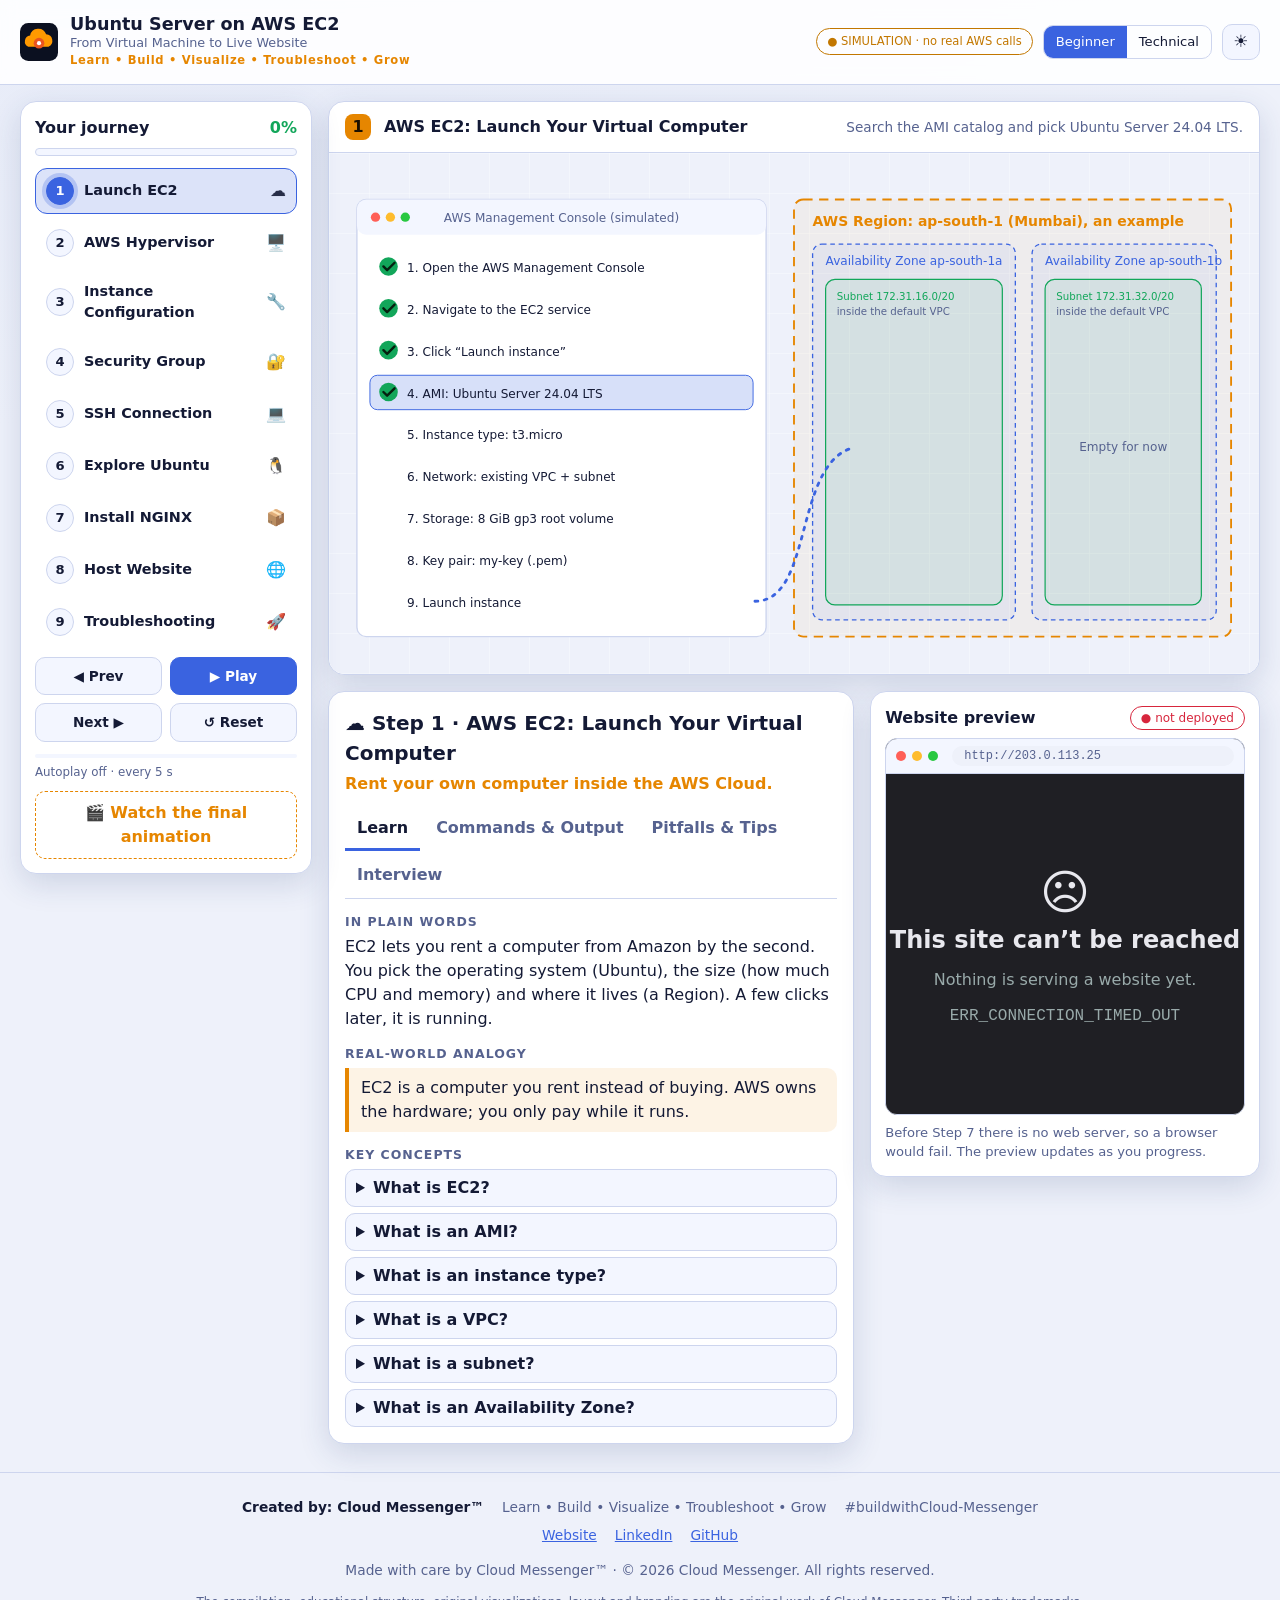
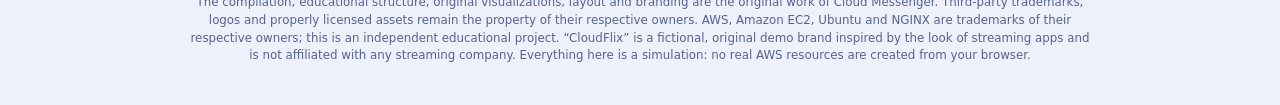
<file: index.html>
<!DOCTYPE html>
<html lang="en" data-theme="dark">
<head>
<meta charset="UTF-8">
<meta name="viewport" content="width=device-width, initial-scale=1">
<title>Ubuntu Server on AWS EC2 – From Virtual Machine to Live Website</title>
<meta name="description" content="Interactive, animated visual guide: launch an Ubuntu 24.04 EC2 instance, connect with SSH, install NGINX and host a streaming-style landing page. Created by Cloud Messenger™.">
<link rel="icon" href="assets/icons/favicon.svg" type="image/svg+xml">
<link rel="stylesheet" href="css/style.css">
<link rel="stylesheet" href="css/animation.css">
<link rel="stylesheet" href="css/responsive.css">
</head>
<body>
<a class="skip" href="#stageCard">Skip to visualization</a>

<header class="top">
  <div class="brand">
    <img src="assets/icons/logo.svg" width="38" height="38" alt="">
    <div>
      <h1>Ubuntu Server on AWS EC2 <span>From Virtual Machine to Live Website</span></h1>
      <p class="tag">Learn • Build • Visualize • Troubleshoot • Grow</p>
    </div>
  </div>
  <div class="top-actions">
    <span class="sim-badge" title="Everything on this page is a simulation. No real AWS resources are created.">● SIMULATION · no real AWS calls</span>
    <div class="seg" role="group" aria-label="Explanation level">
      <button id="modeB" class="on" type="button" aria-pressed="true">Beginner</button>
      <button id="modeT" type="button" aria-pressed="false">Technical</button>
    </div>
    <button id="themeBtn" class="icon-btn" type="button" aria-label="Toggle light / dark theme">🌙</button>
  </div>
</header>

<div class="app">
  <aside class="side" aria-label="Learning steps">
    <div class="side-head">
      <strong>Your journey</strong>
      <span id="pct" class="pct">0%</span>
    </div>
    <div class="prog" role="progressbar" aria-valuemin="0" aria-valuemax="100" aria-valuenow="0" id="prog"><i id="progFill"></i></div>
    <ol id="stepList" class="steps"></ol>
    <div class="controls">
      <button id="prevBtn" type="button" title="Previous step (←)">◀ Prev</button>
      <button id="playBtn" type="button" class="primary" title="Play / Pause autoplay (Space)">▶ Play</button>
      <button id="nextBtn" type="button" title="Next step (→)">Next ▶</button>
      <button id="resetBtn" type="button" title="Reset to step 1">↺ Reset</button>
    </div>
    <div class="tick" title="Autoplay advances every 5 seconds"><i id="tickFill"></i></div>
    <p class="tick-lbl" id="tickLbl">Autoplay off · every 5 s</p>
    <button id="finalBtn" type="button" class="final-btn">🎬 Watch the final animation</button>
  </aside>

  <main class="main">
    <section class="card stage-card" id="stageCard" aria-label="Animated architecture diagram">
      <div class="stage-bar">
        <div><span id="stageNo" class="stage-no">1</span> <strong id="stageTitle"></strong></div>
        <span id="beatLabel" class="beat-label" aria-live="polite"></span>
      </div>
      <svg id="stage" viewBox="0 0 1000 560" role="img" aria-labelledby="stageT" preserveAspectRatio="xMidYMid meet">
        <title id="stageT">Animated AWS EC2 architecture</title>
        <defs>
          <filter id="glow" x="-50%" y="-50%" width="200%" height="200%"><feGaussianBlur stdDeviation="4" result="b"/><feMerge><feMergeNode in="b"/><feMergeNode in="SourceGraphic"/></feMerge></filter>
          <linearGradient id="gAws" x1="0" y1="0" x2="1" y2="1"><stop offset="0" stop-color="#ffb84d"/><stop offset="1" stop-color="#ff7a00"/></linearGradient>
          <linearGradient id="gUbu" x1="0" y1="0" x2="1" y2="1"><stop offset="0" stop-color="#ff8a5c"/><stop offset="1" stop-color="#d63c0c"/></linearGradient>
          <linearGradient id="gNgx" x1="0" y1="0" x2="1" y2="1"><stop offset="0" stop-color="#2fe08a"/><stop offset="1" stop-color="#00903f"/></linearGradient>
        </defs>
        <g id="scene"></g>
      </svg>
    </section>

    <div class="row2">
      <section class="card caption" id="caption" aria-label="Learning caption card">
        <div class="cap-head">
          <h2 id="capTitle"></h2>
          <p id="capStory" class="story"></p>
        </div>
        <div class="tabs" role="tablist" id="capTabs">
          <button role="tab" data-tab="learn" class="on" type="button">Learn</button>
          <button role="tab" data-tab="cmd" type="button">Commands &amp; Output</button>
          <button role="tab" data-tab="pit" type="button">Pitfalls &amp; Tips</button>
          <button role="tab" data-tab="int" type="button">Interview</button>
        </div>
        <div id="capBody" class="cap-body"></div>
      </section>

      <section class="card preview" id="previewCard" aria-label="Website preview">
        <div class="pv-head"><strong>Website preview</strong><span id="pvState" class="pv-state"></span></div>
        <div class="browser">
          <div class="b-bar"><i></i><i></i><i></i><span class="url" id="pvUrl">http://203.0.113.25</span></div>
          <iframe id="pvFrame" title="Website preview (simulated browser)" loading="lazy"></iframe>
        </div>
        <p class="pv-note" id="pvNote"></p>
      </section>
    </div>

    <section class="card term" id="termCard" aria-label="Interactive terminal" hidden>
      <div class="term-head"><strong>Interactive terminal</strong><span class="sim-mini">simulated · type or click a command</span></div>
      <div class="term-wrap">
        <div class="term-out" id="termOut" role="log" aria-live="polite"></div>
        <div class="term-line"><span id="termPrompt" class="term-prompt">$</span><input id="termIn" type="text" spellcheck="false" autocomplete="off" autocapitalize="off" aria-label="Terminal command input"></div>
      </div>
      <div class="explorer-lbl">Command explorer: click a command to run it</div>
      <div id="termExplorer" class="explorer"></div>
    </section>

    <section class="card ts" id="tsCard" aria-label="Troubleshooting control room" hidden>
      <div id="tsRoot"></div>
    </section>
  </main>
</div>

<footer class="foot">
  <div class="foot-brand">
    <strong>Created by: Cloud Messenger™</strong>
    <span>Learn • Build • Visualize • Troubleshoot • Grow</span>
    <span>#buildwithCloud-Messenger</span>
  </div>
  <nav class="foot-links" aria-label="Cloud Messenger links">
    <a href="https://cloudmessenger.in/" target="_blank" rel="noopener">Website</a>
    <a href="https://www.linkedin.com/in/ulhas-narwade-aws-certified-devops" target="_blank" rel="noopener">LinkedIn</a>
    <a href="https://github.com/Cloud-Messenger" target="_blank" rel="noopener">GitHub</a>
  </nav>
  <p>Made with care by Cloud Messenger™ · © 2026 Cloud Messenger. All rights reserved.</p>
  <p class="fine">The compilation, educational structure, original visualizations, layout and branding are the original work of Cloud Messenger. Third-party trademarks, logos and properly licensed assets remain the property of their respective owners. AWS, Amazon EC2, Ubuntu and NGINX are trademarks of their respective owners; this is an independent educational project. “CloudFlix” is a fictional, original demo brand inspired by the look of streaming apps and is not affiliated with any streaming company. Everything here is a simulation: no real AWS resources are created from your browser.</p>
</footer>

<div id="final" class="final" role="dialog" aria-modal="true" aria-label="Final animation" hidden>
  <canvas id="confetti" aria-hidden="true"></canvas>
  <button id="finalClose" class="final-close" type="button" aria-label="Close final animation">✕</button>
  <div class="final-inner">
    <ol id="finalStack" class="stack"></ol>
    <div id="finalMsg" class="final-msg">
      <h2>🎉 Congratulations!</h2>
      <p>You have successfully built your own Ubuntu Cloud Server on AWS EC2 and hosted your first website!</p>
      <div class="browser big"><div class="b-bar"><i></i><i></i><i></i><span class="url">http://203.0.113.25</span></div><iframe id="finalFrame" title="Live website preview" loading="lazy"></iframe></div>
      <div class="final-actions"><button id="finalReplay" type="button">↺ Replay</button><button id="finalDone" type="button" class="primary">Close</button></div>
      <p class="fine">Simulation complete. Next: do it for real in your own AWS account (see README → AWS EC2 Ubuntu deployment guide).</p>
    </div>
  </div>
</div>

<script src="js/steps.js"></script>
<script src="js/animation.js"></script>
<script src="js/terminal.js"></script>
<script src="js/troubleshooting.js"></script>
<script src="js/app.js"></script>
</body>
</html>
</file>
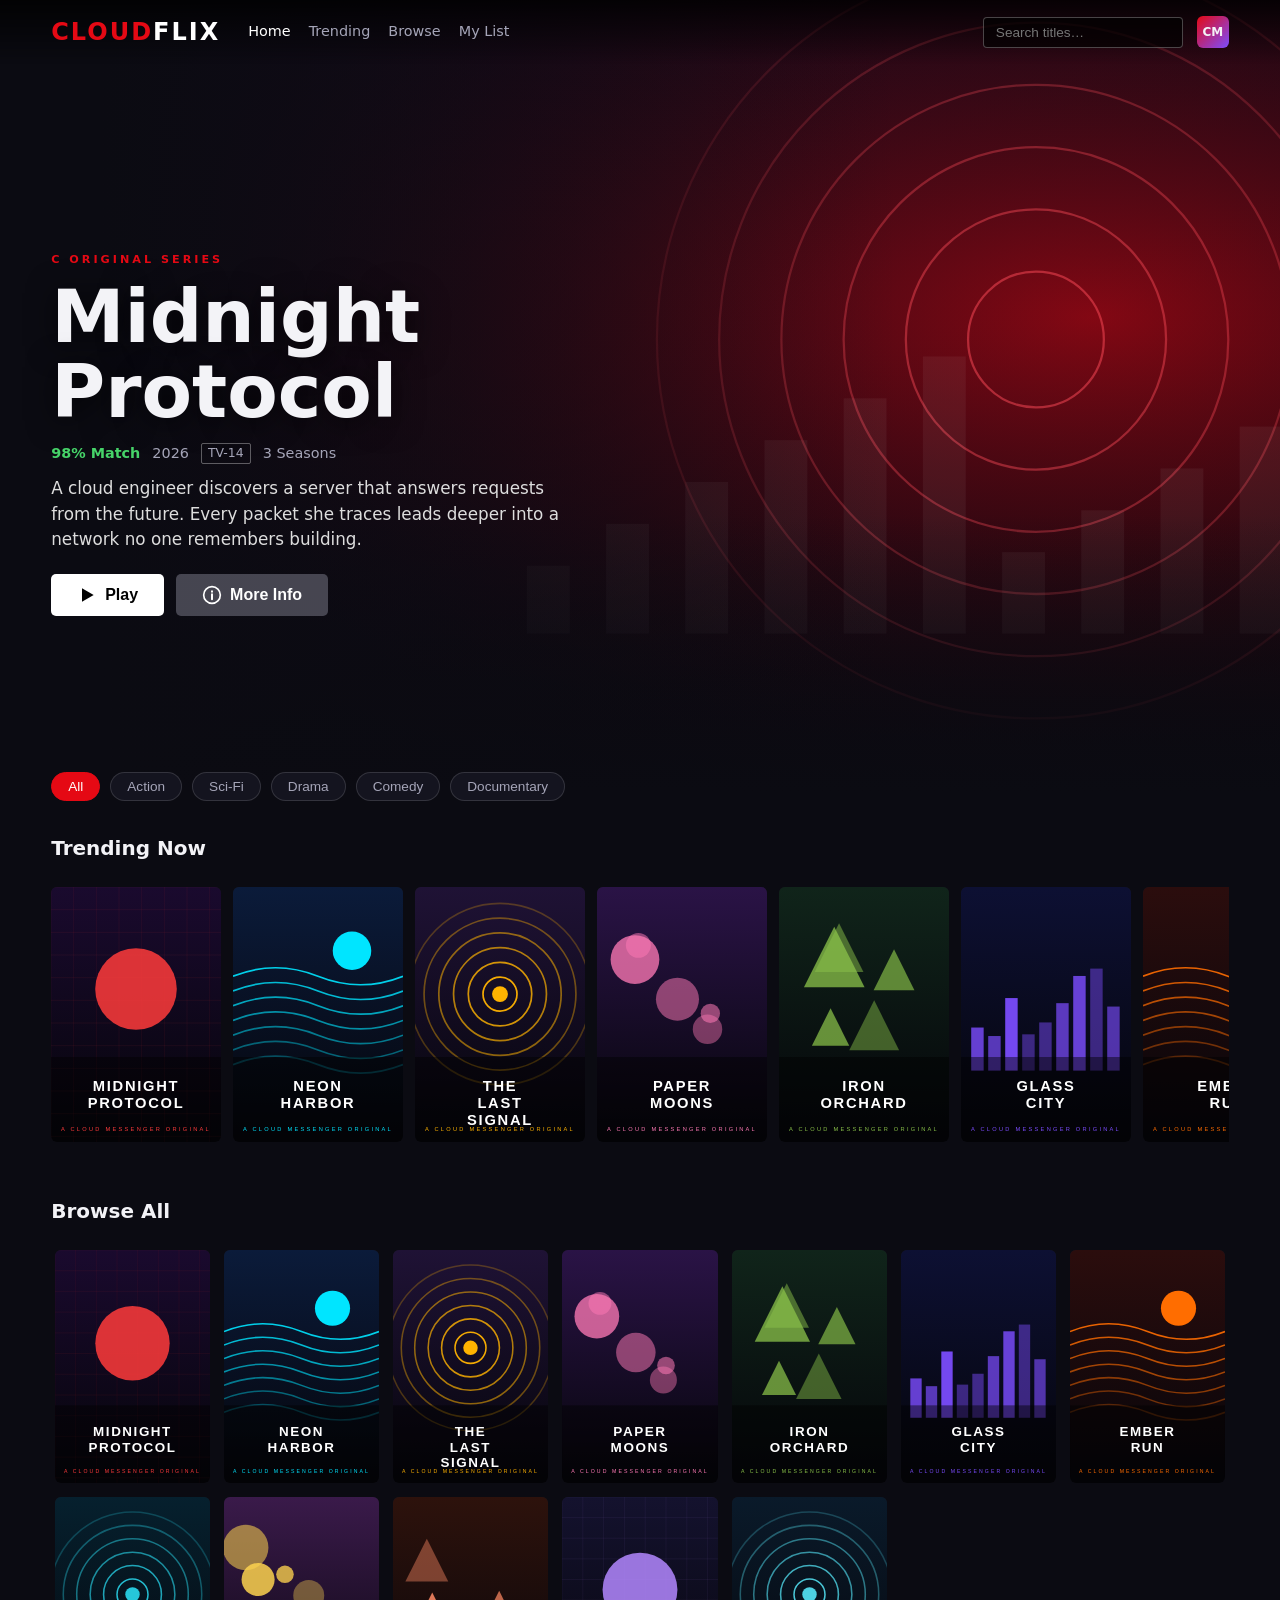
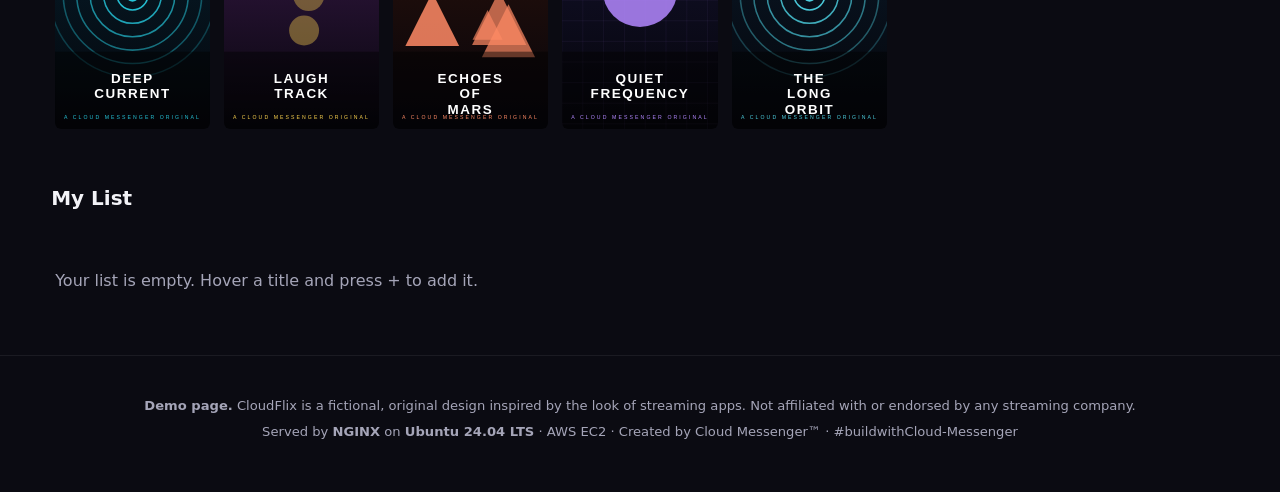
<file: assets/website/index.html>
<!DOCTYPE html>
<html lang="en">
<head>
<meta charset="UTF-8">
<meta name="viewport" content="width=device-width, initial-scale=1">
<title>CloudFlix – Demo Streaming Landing Page</title>
<meta name="description" content="CloudFlix: an original, Netflix-inspired demo landing page served by NGINX on Ubuntu EC2. Educational project by Cloud Messenger.">
<link rel="icon" href="data:image/svg+xml,%3Csvg xmlns='http://www.w3.org/2000/svg' viewBox='0 0 32 32'%3E%3Crect width='32' height='32' rx='6' fill='%23e50914'/%3E%3Cpath d='M12 8l12 8-12 8z' fill='%23fff'/%3E%3C/svg%3E">
<link rel="stylesheet" href="style.css">
</head>
<body>
<header class="nav" id="nav">
  <a class="logo" href="#top" aria-label="CloudFlix home">CLOUD<span>FLIX</span></a>
  <nav class="links" aria-label="Primary">
    <a href="#top" class="active">Home</a><a href="#trending">Trending</a><a href="#browse">Browse</a><a href="#mylist">My List</a>
  </nav>
  <div class="right">
    <label class="search"><span class="sr">Search titles</span>
      <input id="search" type="search" placeholder="Search titles…" autocomplete="off"></label>
    <span class="avatar" title="Demo profile">CM</span>
  </div>
</header>

<main id="top">
  <section class="hero" aria-label="Featured title">
    <div class="hero-bg"></div>
    <div class="hero-copy">
      <span class="badge">C ORIGINAL SERIES</span>
      <h1>Midnight Protocol</h1>
      <p class="meta"><b class="match">98% Match</b> <span>2026</span> <span class="rating">TV-14</span> <span>3 Seasons</span></p>
      <p class="desc">A cloud engineer discovers a server that answers requests from the future. Every packet she traces leads deeper into a network no one remembers building.</p>
      <div class="btns">
        <button class="btn play" id="playBtn"><svg width="20" height="20" viewBox="0 0 24 24"><path d="M6 4l14 8-14 8z" fill="currentColor"/></svg> Play</button>
        <button class="btn info" id="infoBtn"><svg width="20" height="20" viewBox="0 0 24 24"><circle cx="12" cy="12" r="10" fill="none" stroke="currentColor" stroke-width="2"/><path d="M12 11v6M12 7.5v.5" stroke="currentColor" stroke-width="2.4" stroke-linecap="round"/></svg> More Info</button>
      </div>
    </div>
  </section>

  <div class="chips" id="chips" role="tablist" aria-label="Categories"></div>

  <section class="row" id="trending"><h2>Trending Now</h2><div class="track" id="trendTrack"></div></section>
  <section class="row" id="browse"><h2 id="browseTitle">Browse All</h2><div class="grid" id="grid"></div><p class="empty" id="empty" hidden>No titles match your search.</p></section>
  <section class="row" id="mylist"><h2>My List</h2><div class="track" id="listTrack"></div><p class="empty" id="listEmpty">Your list is empty. Hover a title and press + to add it.</p></section>
</main>

<footer class="foot">
  <p><b>Demo page.</b> CloudFlix is a fictional, original design inspired by the look of streaming apps. Not affiliated with or endorsed by any streaming company.</p>
  <p>Served by <b>NGINX</b> on <b>Ubuntu 24.04 LTS</b> · AWS EC2 · Created by Cloud Messenger™ · #buildwithCloud-Messenger</p>
</footer>

<div class="modal" id="modal" role="dialog" aria-modal="true" aria-labelledby="mTitle" hidden>
  <div class="card">
    <button class="close" id="mClose" aria-label="Close">×</button>
    <div class="mposter" id="mPoster"></div>
    <div class="mbody">
      <h3 id="mTitle"></h3>
      <p class="meta" id="mMeta"></p>
      <p id="mDesc"></p>
      <div class="player" id="player" hidden><div class="bar"><i id="barFill"></i></div><span id="playTxt">Now playing (demo)…</span></div>
      <div class="btns"><button class="btn play" id="mPlay">▶ Play</button><button class="btn info" id="mList">+ My List</button></div>
    </div>
  </div>
</div>
<div class="toast" id="toast" role="status" aria-live="polite"></div>
<script src="script.js"></script>
</body>
</html>
</file>
<file: css/style.css>
/* style.css – layout, theme tokens, components. © 2026 Cloud Messenger */
:root,[data-theme="dark"]{
  --bg:#0a0f1f;--bg2:#10172e;--panel:#141c3a;--panel2:#1b2550;--line:#2b3668;--text:#e9edff;--dim:#9aa7d6;
  --aws:#ff9900;--ubuntu:#e95420;--nginx:#12c261;--accent:#5b8cff;--ok:#2fd47a;--bad:#ff4d5e;--warn:#ffb020;
  --shadow:0 10px 40px rgba(0,0,0,.45);--term:#0a0d18;--term-text:#d7e0ff;
  --font:"Inter","Segoe UI",system-ui,-apple-system,Roboto,Helvetica,Arial,sans-serif;--mono:ui-monospace,"JetBrains Mono","Cascadia Code",Menlo,Consolas,monospace;
}
[data-theme="light"]{
  --bg:#eef1fa;--bg2:#e4e9f7;--panel:#ffffff;--panel2:#f3f6ff;--line:#cdd5ee;--text:#141a35;--dim:#56628f;
  --aws:#e68600;--ubuntu:#d8480f;--nginx:#08a350;--accent:#3a63e0;--ok:#12a65a;--bad:#d7263d;--warn:#c27700;
  --shadow:0 10px 30px rgba(40,60,120,.16);--term:#0f1424;--term-text:#d7e0ff;
}
*{box-sizing:border-box}
html{scroll-behavior:smooth}
body{margin:0;font-family:var(--font);background:radial-gradient(1200px 600px at 10% -10%,var(--bg2),var(--bg));color:var(--text);line-height:1.5;transition:background .3s,color .3s;min-height:100vh}
a{color:var(--accent)}
button{font:inherit;color:inherit;cursor:pointer}
button:focus-visible,input:focus-visible,a:focus-visible,[tabindex]:focus-visible{outline:2px solid var(--accent);outline-offset:2px}
.skip{position:absolute;left:-999px}.skip:focus{left:8px;top:8px;z-index:99;background:var(--panel);padding:8px 12px;border-radius:8px}
[hidden]{display:none!important}

/* header */
.top{display:flex;justify-content:space-between;align-items:center;gap:16px;padding:14px 20px;border-bottom:1px solid var(--line);background:color-mix(in srgb,var(--panel) 88%,transparent);backdrop-filter:blur(8px);position:sticky;top:0;z-index:20}
.brand{display:flex;gap:12px;align-items:center;min-width:0}
.brand h1{margin:0;font-size:1.1rem;line-height:1.2}
.brand h1 span{display:block;font-weight:500;font-size:.8rem;color:var(--dim)}
.tag{margin:2px 0 0;font-size:.72rem;letter-spacing:.06em;color:var(--aws);font-weight:600}
.top-actions{display:flex;align-items:center;gap:10px;flex-wrap:wrap;justify-content:flex-end}
.sim-badge{font-size:.72rem;padding:4px 10px;border-radius:999px;border:1px solid var(--warn);color:var(--warn);white-space:nowrap}
.seg{display:inline-flex;border:1px solid var(--line);border-radius:10px;overflow:hidden}
.seg button{background:transparent;border:0;padding:6px 12px;font-size:.82rem}
.seg button.on{background:var(--accent);color:#fff}
.icon-btn{background:var(--panel2);border:1px solid var(--line);border-radius:10px;width:38px;height:36px;font-size:1.05rem}

/* layout */
.app{display:grid;grid-template-columns:292px minmax(0,1fr);gap:16px;padding:16px 20px;max-width:1560px;margin:0 auto}
.side{position:sticky;top:78px;align-self:start;background:var(--panel);border:1px solid var(--line);border-radius:16px;padding:14px;box-shadow:var(--shadow);max-height:calc(100vh - 92px);overflow:auto}
.side-head{display:flex;justify-content:space-between;align-items:baseline}
.pct{font-weight:700;color:var(--ok);font-variant-numeric:tabular-nums}
.prog{height:8px;border-radius:99px;background:var(--panel2);overflow:hidden;margin:8px 0 12px;border:1px solid var(--line)}
.prog i{display:block;height:100%;width:0;background:linear-gradient(90deg,var(--aws),var(--ubuntu));transition:width .5s}
.steps{list-style:none;margin:0;padding:0;display:grid;gap:6px}
.steps button{display:flex;align-items:center;gap:10px;width:100%;text-align:left;background:transparent;border:1px solid transparent;border-radius:12px;padding:8px 10px;transition:.2s}
.steps button:hover{background:var(--panel2)}
.steps .num{flex:none;width:28px;height:28px;border-radius:50%;display:grid;place-items:center;font-weight:700;font-size:.82rem;background:var(--panel2);border:1px solid var(--line)}
.steps .lbl{flex:1;font-size:.9rem;font-weight:600}
.steps .ico{opacity:.9}
.steps li.active button{background:color-mix(in srgb,var(--accent) 18%,var(--panel));border-color:var(--accent)}
.steps li.active .num{background:var(--accent);color:#fff;border-color:var(--accent);box-shadow:0 0 0 4px color-mix(in srgb,var(--accent) 25%,transparent)}
.steps li.done .num{background:var(--ok);color:#06210f;border-color:var(--ok)}
.controls{display:grid;grid-template-columns:1fr 1fr;gap:8px;margin-top:12px}
.controls button,.final-actions button{background:var(--panel2);border:1px solid var(--line);border-radius:10px;padding:8px 6px;font-size:.85rem;font-weight:600}
.controls button:hover{border-color:var(--accent)}
.controls .primary,.primary{background:var(--accent)!important;border-color:var(--accent)!important;color:#fff!important}
.tick{height:4px;background:var(--panel2);border-radius:99px;margin-top:12px;overflow:hidden}
.tick i{display:block;height:100%;width:0;background:var(--aws)}
.tick-lbl{margin:6px 0 0;font-size:.74rem;color:var(--dim)}
.final-btn{margin-top:10px;width:100%;border-radius:10px;padding:9px;border:1px dashed var(--aws);background:transparent;color:var(--aws);font-weight:700}
.final-btn:hover{background:color-mix(in srgb,var(--aws) 14%,transparent)}

.main{min-width:0;display:grid;gap:16px}
.card{background:var(--panel);border:1px solid var(--line);border-radius:16px;box-shadow:var(--shadow);min-width:0}
.stage-bar{display:flex;justify-content:space-between;gap:12px;align-items:center;padding:12px 16px;border-bottom:1px solid var(--line);flex-wrap:wrap}
.stage-no{display:inline-grid;place-items:center;width:26px;height:26px;border-radius:8px;background:var(--aws);color:#1b1000;font-weight:800;margin-right:8px}
.beat-label{font-size:.85rem;color:var(--dim);min-height:1.3em}
#stage{display:block;width:100%;height:auto;background:
  linear-gradient(var(--line) 1px,transparent 1px) 0 0/40px 40px,linear-gradient(90deg,var(--line) 1px,transparent 1px) 0 0/40px 40px;background-color:var(--bg);background-blend-mode:soft-light;border-radius:0 0 16px 16px}
.row2{display:grid;grid-template-columns:minmax(0,1.35fr) minmax(0,1fr);gap:16px;align-items:start}

/* caption */
.caption{padding:16px}
.caption h2{margin:0;font-size:1.25rem}
.story{margin:4px 0 12px;color:var(--aws);font-weight:600}
.tabs{display:flex;gap:4px;flex-wrap:wrap;border-bottom:1px solid var(--line);margin-bottom:12px}
.tabs button{background:transparent;border:0;border-bottom:3px solid transparent;padding:8px 12px;font-weight:600;color:var(--dim)}
.tabs button.on{color:var(--text);border-bottom-color:var(--accent)}
.cap-body h3{margin:14px 0 4px;font-size:.78rem;text-transform:uppercase;letter-spacing:.08em;color:var(--dim)}
.cap-body p{margin:0 0 8px}
.analogy{border-left:4px solid var(--aws);background:color-mix(in srgb,var(--aws) 10%,transparent);padding:8px 12px;border-radius:0 10px 10px 0}
.cap-body ul{margin:0;padding-left:20px}.cap-body li{margin:3px 0}
.concepts{display:grid;gap:6px}
.concepts details{background:var(--panel2);border:1px solid var(--line);border-radius:10px;padding:6px 10px}
.concepts summary{cursor:pointer;font-weight:600}
.concepts p{margin:6px 0 2px;font-size:.92rem;color:var(--dim)}
pre.code,.code{font-family:var(--mono);font-size:.82rem;background:var(--term);color:var(--term-text);border-radius:10px;padding:10px 12px;overflow:auto;white-space:pre-wrap;word-break:break-word;margin:4px 0}
.cmd-row{display:grid;gap:2px;margin-bottom:8px}
.cmd-row small{color:var(--dim)}
.copy{float:right;background:var(--panel2);border:1px solid var(--line);color:var(--text);border-radius:6px;font-size:.7rem;padding:2px 8px;margin-left:8px}
.qa{background:var(--panel2);border:1px solid var(--line);border-radius:12px;padding:10px 12px}
.qa button{margin-top:6px;background:var(--accent);border:0;color:#fff;border-radius:8px;padding:5px 12px;font-weight:600}
.qa .ans{margin-top:8px;color:var(--ok)}
.tipbox{background:color-mix(in srgb,var(--warn) 12%,transparent);border:1px solid var(--warn);border-radius:10px;padding:8px 12px}

/* preview */
.preview{padding:14px;position:sticky;top:78px}
.pv-head{display:flex;justify-content:space-between;align-items:center;margin-bottom:8px}
.pv-state{font-size:.75rem;padding:2px 10px;border-radius:99px;border:1px solid var(--line);color:var(--dim)}
.pv-state.live{color:var(--ok);border-color:var(--ok)}
.pv-state.warn{color:var(--warn);border-color:var(--warn)}
.pv-state.bad{color:var(--bad);border-color:var(--bad)}
.browser{border:1px solid var(--line);border-radius:12px;overflow:hidden;background:#000}
.b-bar{display:flex;align-items:center;gap:6px;padding:7px 10px;background:var(--panel2);border-bottom:1px solid var(--line)}
.b-bar i{width:10px;height:10px;border-radius:50%;background:#ff5f57}.b-bar i:nth-child(2){background:#febc2e}.b-bar i:nth-child(3){background:#28c840}
.url{margin-left:8px;flex:1;font:.75rem var(--mono);background:var(--bg);border-radius:99px;padding:3px 12px;color:var(--dim);overflow:hidden;text-overflow:ellipsis;white-space:nowrap}
.browser iframe{display:block;width:100%;height:340px;border:0;background:#fff}
.pv-note{margin:8px 0 0;font-size:.82rem;color:var(--dim)}

/* terminal */
.term{padding:14px}
.term-head{display:flex;justify-content:space-between;gap:8px;align-items:center;margin-bottom:8px;flex-wrap:wrap}
.sim-mini{font-size:.72rem;color:var(--warn)}
.term-wrap{background:var(--term);border:1px solid #232b4d;border-radius:12px;padding:10px 12px;font:.84rem/1.45 var(--mono);color:var(--term-text)}
.term-out{height:300px;overflow:auto;white-space:pre-wrap;word-break:break-word}
.tl-cmd{color:#fff;font-weight:700}
.t-g{color:#46e08c}.t-r{color:#ff6b7a}.t-y{color:#ffc857}.t-b{color:#6ea8ff}.t-d{color:#7d89b8}.t-o{color:#ff8a4d}
.term-line{display:flex;gap:8px;align-items:center;border-top:1px solid #232b4d;margin-top:6px;padding-top:6px}
.term-prompt{color:#46e08c;white-space:nowrap;font-weight:700}
.term-line input{flex:1;min-width:0;background:transparent;border:0;color:#fff;font:inherit;outline:none;caret-color:#46e08c}
.explorer-lbl{margin:12px 0 6px;font-size:.78rem;color:var(--dim);text-transform:uppercase;letter-spacing:.06em}
.explorer{display:grid;grid-template-columns:repeat(auto-fill,minmax(230px,1fr));gap:8px}
.cmd-chip{display:grid;text-align:left;gap:2px;background:var(--panel2);border:1px solid var(--line);border-radius:10px;padding:8px 10px}
.cmd-chip:hover{border-color:var(--accent);transform:translateY(-1px)}
.cmd-chip code{font:600 .78rem var(--mono);color:var(--aws);word-break:break-all}
.cmd-chip small{color:var(--dim);font-size:.74rem}

/* troubleshooting */
.ts{padding:16px}
.ts-top{display:flex;justify-content:space-between;gap:12px;align-items:center;flex-wrap:wrap;margin-bottom:10px}
.ts-top h2{margin:0;font-size:1.15rem}
.ts-score{font-weight:700;color:var(--ok)}
.inc-grid{display:grid;grid-template-columns:repeat(auto-fill,minmax(210px,1fr));gap:8px;margin-bottom:14px}
.inc{display:flex;gap:8px;align-items:center;text-align:left;background:var(--panel2);border:1px solid var(--line);border-radius:10px;padding:8px 10px;font-size:.86rem}
.inc b{flex:none;width:24px;height:24px;border-radius:6px;display:grid;place-items:center;background:var(--bad);color:#fff;font-size:.75rem}
.inc.on{border-color:var(--accent);background:color-mix(in srgb,var(--accent) 16%,var(--panel2))}
.inc.solved b{background:var(--ok);color:#06210f}
.inc-detail{border:1px solid var(--line);border-radius:12px;padding:14px;background:var(--panel2)}
.inc-detail h3{margin:0 0 4px}
.phase{margin-top:12px;border-left:3px solid var(--line);padding-left:12px}
.phase.on{border-left-color:var(--accent)}.phase.done{border-left-color:var(--ok)}
.phase h4{margin:0 0 4px;font-size:.78rem;text-transform:uppercase;letter-spacing:.07em;color:var(--dim)}
.phase button{background:var(--accent);color:#fff;border:0;border-radius:8px;padding:6px 14px;font-weight:600;margin-top:4px}
.phase button[disabled]{opacity:.4;cursor:not-allowed}
.hc{margin-top:14px;display:flex;gap:8px;flex-wrap:wrap;align-items:center}
.hc button{background:var(--ok);border:0;color:#04200f;border-radius:10px;padding:8px 16px;font-weight:700}
.hc-list{list-style:none;margin:10px 0 0;padding:0;display:grid;grid-template-columns:repeat(auto-fit,minmax(220px,1fr));gap:6px}
.hc-list li{background:var(--panel2);border:1px solid var(--line);border-radius:8px;padding:6px 10px;font-size:.86rem;opacity:.5}
.hc-list li.on{opacity:1;border-color:var(--ok);color:var(--ok)}

/* footer */
.foot{max-width:1560px;margin:12px auto 0;padding:24px 20px 40px;border-top:1px solid var(--line);text-align:center;color:var(--dim);font-size:.86rem}
.foot-brand{display:flex;gap:6px 18px;justify-content:center;flex-wrap:wrap}
.foot-brand strong{color:var(--text)}
.foot-links{display:flex;gap:18px;justify-content:center;margin:8px 0}
.foot .fine{font-size:.74rem;max-width:900px;margin:8px auto 0}

/* final overlay */
.final{position:fixed;inset:0;z-index:100;background:radial-gradient(900px 600px at 50% 0,#14204a,#05070f);color:#fff;overflow:auto;display:grid;place-items:center;padding:24px}
.final canvas{position:fixed;inset:0;width:100%;height:100%;pointer-events:none;z-index:1}
.final-close{position:fixed;top:14px;right:14px;z-index:3;background:#ffffff22;border:1px solid #ffffff44;color:#fff;border-radius:10px;width:40px;height:40px}
.final-inner{position:relative;z-index:2;display:grid;grid-template-columns:minmax(260px,380px) minmax(0,1fr);gap:28px;max-width:1200px;width:100%;align-items:center}
.final-msg{opacity:0;transform:translateY(20px);transition:all .8s}
.final-msg.show{opacity:1;transform:none}
.final-msg h2{font-size:2rem;margin:0 0 6px}
.final-msg p{font-size:1.1rem}
.final .fine{color:#b9c4f0;font-size:.8rem}
.browser.big iframe{height:300px}
.final-actions{display:flex;gap:10px;margin:12px 0}
.final-actions button{color:#fff;background:#ffffff1c;border-color:#ffffff44}
.stack{list-style:none;margin:0;padding:0;display:grid;gap:4px;justify-items:center}
.stack li{width:100%;text-align:center;padding:8px 12px;border-radius:10px;font-weight:700;font-size:.88rem;background:#ffffff12;border:1px solid #ffffff2e;opacity:0;transform:translateY(-14px) scale(.96);transition:all .55s cubic-bezier(.2,.9,.3,1.2)}
.stack li.show{opacity:1;transform:none}
.stack li.arrow{background:none;border:0;padding:0;font-size:.9rem;color:#ffb84d;line-height:1}
</file>
<file: css/animation.css>
/* animation.css – SVG scene styling, keyframes. © 2026 Cloud Messenger */
#scene{transition:opacity .35s}
#scene.fade{opacity:0}
.bt{opacity:0;transform:translateY(6px);transition:opacity .45s ease,transform .45s ease;transform-box:fill-box}
.bt.on{opacity:1;transform:none}
.panel{fill:var(--panel);stroke:var(--line);stroke-width:1.5}
.panel2{fill:var(--panel2);stroke:var(--line);stroke-width:1.2}
.winbar{fill:var(--panel2)}
.svt{fill:var(--text);font:600 15px var(--font)}
.svt.sm{font-size:13px;font-weight:500}.svt.xs{font-size:11px;font-weight:500}.svt.lg{font-size:19px;font-weight:700}
.svt.dim{fill:var(--dim)}.svt.b{font-weight:700}.svt.mono{font-family:var(--mono);font-weight:500}
.svt.aws{fill:var(--aws)}.svt.ubu{fill:var(--ubuntu)}.svt.ok{fill:var(--ok)}.svt.bad{fill:var(--bad)}.svt.warn{fill:var(--warn)}.svt.acc{fill:var(--accent)}.svt.ngx{fill:var(--nginx)}
.svt.inv{fill:#fff}
.region{fill:color-mix(in srgb,var(--aws) 5%,transparent);stroke:var(--aws);stroke-width:2;stroke-dasharray:10 7}
.az{fill:color-mix(in srgb,var(--accent) 6%,transparent);stroke:var(--accent);stroke-width:1.4;stroke-dasharray:5 4}
.subnet{fill:color-mix(in srgb,var(--ok) 7%,transparent);stroke:var(--ok);stroke-width:1.3}
.rowhl{fill:transparent;stroke:transparent;transition:all .3s}
.rowhl.on{fill:color-mix(in srgb,var(--accent) 20%,transparent);stroke:var(--accent)}
.okc{fill:var(--ok)}.okp{fill:none;stroke:#04210f;stroke-width:2.6;stroke-linecap:round;stroke-linejoin:round}
.hw{fill:var(--panel);stroke:var(--line);stroke-width:2}
.chip{fill:var(--panel2);stroke:var(--line);stroke-width:1.5;transition:all .5s}
.lit.on .chip,.chip.lit.on{stroke:var(--aws);fill:color-mix(in srgb,var(--aws) 22%,var(--panel2));filter:url(#glow)}
.lit{opacity:1;transform:none}
.hyp{fill:color-mix(in srgb,var(--aws) 20%,var(--panel));stroke:var(--aws);stroke-width:2}
.vm{fill:var(--panel);stroke:var(--accent);stroke-width:2}
.vm.ubu{stroke:var(--ubuntu);fill:color-mix(in srgb,var(--ubuntu) 10%,var(--panel))}
.vm.win{stroke:#5b8cff}.vm.alx{stroke:var(--aws)}
.track{fill:var(--panel2);stroke:var(--line)}
.fill{fill:var(--accent);transform-box:fill-box;transform-origin:left center;transform:scaleX(0);transition:transform 1.1s cubic-bezier(.3,.8,.3,1)}
.fill.on{transform:scaleX(1)}
.fill.ok{fill:var(--ok)}.fill.aws{fill:var(--aws)}.fill.ubu{fill:var(--ubuntu)}.fill.ngx{fill:var(--nginx)}
.term-box{fill:#080b16;stroke:#273056;stroke-width:1.5}
.tm{fill:#d7e0ff;font:500 12.5px var(--mono)}.tm.g{fill:#46e08c}.tm.y{fill:#ffc857}.tm.d{fill:#7d89b8}.tm.r{fill:#ff6b7a}.tm.w{fill:#fff;font-weight:700}
.wire{fill:none;stroke:var(--line);stroke-width:3;stroke-dasharray:3 7;stroke-linecap:round}
.wire.solid{stroke-dasharray:none}
.wire.tunnel{stroke:var(--aws);stroke-width:5;stroke-dasharray:none;filter:url(#glow)}
.wire.flow{animation:dash 1s linear infinite;stroke:var(--accent)}
.pkt{fill:var(--accent);filter:url(#glow);display:none}
.pkt.res,.pkt.ok{fill:var(--ok)}.pkt.bad{fill:var(--bad)}.pkt.ssh{fill:var(--aws)}.pkt.key{fill:#ffe27a}
.shield{fill:color-mix(in srgb,var(--ok) 8%,var(--panel));stroke:var(--ok);stroke-width:2.2}
.shield.on{animation:pulseS 2.4s ease-in-out infinite}
.gate{fill:var(--panel2);stroke:var(--line);stroke-width:2.5;transition:all .5s}
.gate.on{stroke:var(--ok);fill:color-mix(in srgb,var(--ok) 20%,var(--panel2));filter:url(#glow)}
.cloud{fill:color-mix(in srgb,var(--accent) 12%,var(--panel));stroke:var(--accent);stroke-width:2}
.node{fill:var(--panel);stroke:var(--line);stroke-width:2;transition:all .5s}
.node.on{stroke:var(--ok);filter:url(#glow)}
.node.ngx.on{stroke:var(--nginx)}
.pill{fill:var(--panel2);stroke:var(--line);stroke-width:1.5}
.pill.amber{stroke:var(--warn);fill:color-mix(in srgb,var(--warn) 16%,var(--panel2))}
.pill.green{stroke:var(--ok);fill:color-mix(in srgb,var(--ok) 16%,var(--panel2))}
.pill.red{stroke:var(--bad);fill:color-mix(in srgb,var(--bad) 16%,var(--panel2))}
.gauge-bg{fill:none;stroke:var(--panel2);stroke-width:11}
.gauge{fill:none;stroke-width:11;stroke-linecap:round;stroke-dasharray:276.5;stroke-dashoffset:276.5;transform:rotate(-90deg);transform-box:fill-box;transform-origin:center;transition:stroke-dashoffset 1.3s cubic-bezier(.3,.8,.3,1)}
.gauge.on{stroke-dashoffset:var(--off)}
.hcard{fill:var(--panel);stroke:var(--line);stroke-width:2;transition:all .5s}
.hcard.ok{stroke:var(--ok)}.hcard.bad{stroke:var(--bad);fill:color-mix(in srgb,var(--bad) 12%,var(--panel))}.hcard.warn{stroke:var(--warn);fill:color-mix(in srgb,var(--warn) 12%,var(--panel))}
.led{fill:var(--dim);transition:fill .4s}.led.ok{fill:var(--ok);filter:url(#glow)}.led.bad{fill:var(--bad);filter:url(#glow);animation:blink .9s infinite}.led.warn{fill:var(--warn);filter:url(#glow);animation:blink 1.4s infinite}
.spin{animation:spin 1s linear infinite;transform-box:fill-box;transform-origin:center}
.pulse{animation:pulse 1.8s ease-in-out infinite;transform-box:fill-box;transform-origin:center}
.float{animation:float 3.2s ease-in-out infinite}
.blinkc{animation:blink 1s steps(2) infinite}
.ngx-tile{fill:color-mix(in srgb,var(--nginx) 18%,var(--panel));stroke:var(--nginx);stroke-width:2.2}

@keyframes dash{to{stroke-dashoffset:-20}}
@keyframes spin{to{transform:rotate(360deg)}}
@keyframes pulse{0%,100%{transform:scale(1)}50%{transform:scale(1.06)}}
@keyframes pulseS{0%,100%{filter:drop-shadow(0 0 2px var(--ok))}50%{filter:drop-shadow(0 0 12px var(--ok))}}
@keyframes blink{50%{opacity:.35}}
@keyframes float{0%,100%{transform:translateY(0)}50%{transform:translateY(-6px)}}

/* confetti + final stack sparkle */
.stack li.show:last-child{background:linear-gradient(90deg,#e50914,#ff7a00);border-color:transparent;box-shadow:0 0 30px #e5091488}
@media (prefers-reduced-motion:reduce){
  *{animation-duration:.01ms!important;animation-iteration-count:1!important;transition-duration:.01ms!important}
}
</file>
<file: css/responsive.css>
/* responsive.css – tablet & mobile. © 2026 Cloud Messenger */
@media (max-width:1180px){
  .row2{grid-template-columns:minmax(0,1fr)}
  .preview{position:static}
}
@media (max-width:900px){
  .app{grid-template-columns:minmax(0,1fr);padding:12px}
  .side{position:static;max-height:none}
  .steps{grid-auto-flow:column;grid-auto-columns:minmax(150px,1fr);overflow-x:auto;padding-bottom:6px;scroll-snap-type:x proximity}
  .steps li{scroll-snap-align:start}
  .controls{grid-template-columns:repeat(4,1fr)}
  .top{position:static;flex-direction:column;align-items:flex-start}
  .top-actions{justify-content:flex-start}
  .final-inner{grid-template-columns:minmax(0,1fr)}
  .stack{grid-template-columns:repeat(2,1fr)}
  .stack li.arrow{display:none}
}
@media (max-width:560px){
  .stage-card{overflow-x:auto}
  #stage{min-width:760px;border-radius:0}
  .stage-card::after{content:'← swipe the diagram →';display:block;text-align:center;font-size:.72rem;color:var(--dim);padding:4px 0 8px}
  .brand h1{font-size:.98rem}
  .controls{grid-template-columns:1fr 1fr}
  .stage-bar{padding:10px 12px}
  .browser iframe{height:280px}
  .term-out{height:240px}
  .tabs button{padding:8px 8px;font-size:.85rem}
  .sim-badge{white-space:normal}
  .explorer{grid-template-columns:1fr}
  .final-msg h2{font-size:1.5rem}
}
</file>
<file: assets/website/style.css>
:root{--red:#e50914;--bg:#0b0b12;--bg2:#14141f;--tx:#f3f3f7;--mut:#a5a5b8}
*{box-sizing:border-box;margin:0;padding:0}
html{scroll-behavior:smooth}
body{background:var(--bg);color:var(--tx);font-family:system-ui,-apple-system,"Segoe UI",Roboto,Helvetica,Arial,sans-serif;line-height:1.5;overflow-x:hidden}
.sr{position:absolute;width:1px;height:1px;overflow:hidden;clip:rect(0 0 0 0)}
.nav{position:fixed;top:0;left:0;right:0;z-index:50;display:flex;align-items:center;gap:28px;padding:14px 4%;background:linear-gradient(#000c,#0000);transition:background .3s}
.nav.solid{background:#0b0b12f2;backdrop-filter:blur(8px)}
.logo{font-weight:900;letter-spacing:2px;color:var(--red);text-decoration:none;font-size:1.5rem}.logo span{color:#fff}
.links{display:flex;gap:18px}.links a{color:var(--mut);text-decoration:none;font-size:.9rem;transition:color .2s}.links a:hover,.links a.active{color:#fff}
.right{margin-left:auto;display:flex;align-items:center;gap:14px}
.search input{background:#000a;border:1px solid #fff4;color:#fff;padding:7px 12px;border-radius:4px;width:200px;font-size:.85rem;transition:width .3s,border-color .2s}
.search input:focus{outline:none;width:260px;border-color:var(--red)}
.avatar{width:32px;height:32px;border-radius:6px;background:linear-gradient(135deg,var(--red),#7c4dff);display:grid;place-items:center;font-size:.75rem;font-weight:700}
.hero{position:relative;min-height:88vh;display:flex;align-items:center;padding:0 4%}
.hero-bg{position:absolute;inset:0;background:linear-gradient(90deg,var(--bg) 8%,#0000 70%),linear-gradient(0deg,var(--bg),#0000 35%),url(assets/hero.svg) center/cover;animation:pan 24s ease-in-out infinite alternate}
@keyframes pan{from{background-position:0 0,0 0,40% 50%}to{background-position:0 0,0 0,60% 50%}}
.hero-copy{position:relative;max-width:560px;padding-top:70px}
.badge{display:inline-block;font-size:.7rem;font-weight:700;letter-spacing:3px;color:var(--red);margin-bottom:10px}
h1{font-size:clamp(2.4rem,6vw,4.6rem);line-height:1.02;font-weight:900;margin-bottom:14px;text-shadow:0 4px 30px #000a}
.meta{display:flex;gap:12px;align-items:center;flex-wrap:wrap;color:var(--mut);font-size:.9rem;margin-bottom:12px}.match{color:#46d369}
.rating{border:1px solid #fff5;padding:0 6px;border-radius:2px;font-size:.78rem}
.desc{color:#ddd;font-size:1.05rem;margin-bottom:22px;max-width:520px}
.btns{display:flex;gap:12px;flex-wrap:wrap}
.btn{display:inline-flex;align-items:center;gap:8px;border:0;border-radius:5px;padding:11px 26px;font-size:1rem;font-weight:700;cursor:pointer;transition:transform .15s,background .2s}
.btn:hover{transform:scale(1.05)}.btn:focus-visible{outline:2px solid #fff;outline-offset:2px}
.btn.play{background:#fff;color:#000}.btn.play:hover{background:#ddd}
.btn.info{background:#6d6d7a99;color:#fff}.btn.info:hover{background:#6d6d7acc}
.chips{display:flex;gap:10px;flex-wrap:wrap;padding:0 4%;margin:-20px 0 10px;position:relative}
.chip{background:var(--bg2);color:var(--mut);border:1px solid #fff2;border-radius:99px;padding:6px 16px;font-size:.85rem;cursor:pointer;transition:all .2s}
.chip:hover{color:#fff;border-color:#fff6}.chip.on{background:var(--red);border-color:var(--red);color:#fff}
.row{padding:22px 4% 8px}.row h2{font-size:1.25rem;margin-bottom:12px}
.track{display:flex;gap:12px;overflow-x:auto;padding:12px 4px 24px;scroll-snap-type:x proximity;scrollbar-width:thin;scrollbar-color:#fff3 transparent}
.grid{display:grid;grid-template-columns:repeat(auto-fill,minmax(150px,1fr));gap:14px;padding:12px 4px 24px}
.tile{position:relative;flex:0 0 auto;width:170px;border-radius:6px;overflow:hidden;cursor:pointer;background:var(--bg2);border:0;color:inherit;text-align:left;scroll-snap-align:start;transition:transform .25s,box-shadow .25s}
.grid .tile{width:auto}
.tile:hover,.tile:focus-visible{transform:scale(1.08);z-index:5;box-shadow:0 12px 36px #000c;outline:none}
.tile img{display:block;width:100%;aspect-ratio:2/3;object-fit:cover}
.tile .cap{position:absolute;inset:auto 0 0 0;padding:28px 10px 10px;background:linear-gradient(#0000,#000e);opacity:0;transform:translateY(8px);transition:all .25s}
.tile:hover .cap,.tile:focus-visible .cap{opacity:1;transform:none}
.cap b{display:block;font-size:.85rem}.cap small{color:var(--mut)}
.add{position:absolute;top:8px;right:8px;width:28px;height:28px;border-radius:50%;border:1px solid #fff8;background:#000a;color:#fff;font-size:1.1rem;cursor:pointer;opacity:0;transition:opacity .2s}
.tile:hover .add,.add:focus-visible{opacity:1}.add.in{background:var(--red);border-color:var(--red)}
.empty{color:var(--mut);padding:8px 4px 24px}
.foot{padding:40px 4% 50px;border-top:1px solid #fff1;margin-top:30px;color:var(--mut);font-size:.82rem;display:grid;gap:6px;text-align:center}
.modal{position:fixed;inset:0;background:#000b;z-index:100;display:flex;overflow-y:auto;padding:16px;animation:fade .2s}
.modal[hidden]{display:none}@keyframes fade{from{opacity:0}}
.card{position:relative;margin:auto;background:var(--bg2);border-radius:10px;max-width:720px;width:100%;display:grid;grid-template-columns:220px 1fr;overflow:hidden;box-shadow:0 20px 80px #000;animation:pop .25s}
@keyframes pop{from{transform:scale(.92);opacity:0}}
.mposter img{width:100%;height:100%;object-fit:cover;display:block}
.mbody{padding:24px}.mbody h3{font-size:1.6rem;margin-bottom:6px}.mbody p{margin-bottom:12px;color:#ddd}
.close{position:absolute;top:8px;right:12px;background:none;border:0;color:#fff;font-size:2rem;cursor:pointer;z-index:2}
.player{background:#000;border-radius:6px;padding:12px;margin-bottom:14px;font-size:.85rem;color:var(--mut)}
.bar{height:5px;background:#fff2;border-radius:3px;margin-bottom:8px;overflow:hidden}.bar i{display:block;height:100%;width:0;background:var(--red);transition:width .25s linear}
.toast{position:fixed;left:50%;bottom:28px;transform:translate(-50%,40px);background:#fff;color:#000;padding:10px 18px;border-radius:6px;font-weight:600;font-size:.9rem;opacity:0;pointer-events:none;transition:all .3s;z-index:200}
.toast.show{opacity:1;transform:translate(-50%,0)}
@media(max-width:700px){.links{display:none}.search input,.search input:focus{width:130px}.card{grid-template-columns:1fr}.mposter{max-height:150px}.hero{min-height:78vh}.tile{width:130px}}
@media(prefers-reduced-motion:reduce){*{animation:none!important;transition:none!important}}
</file>
